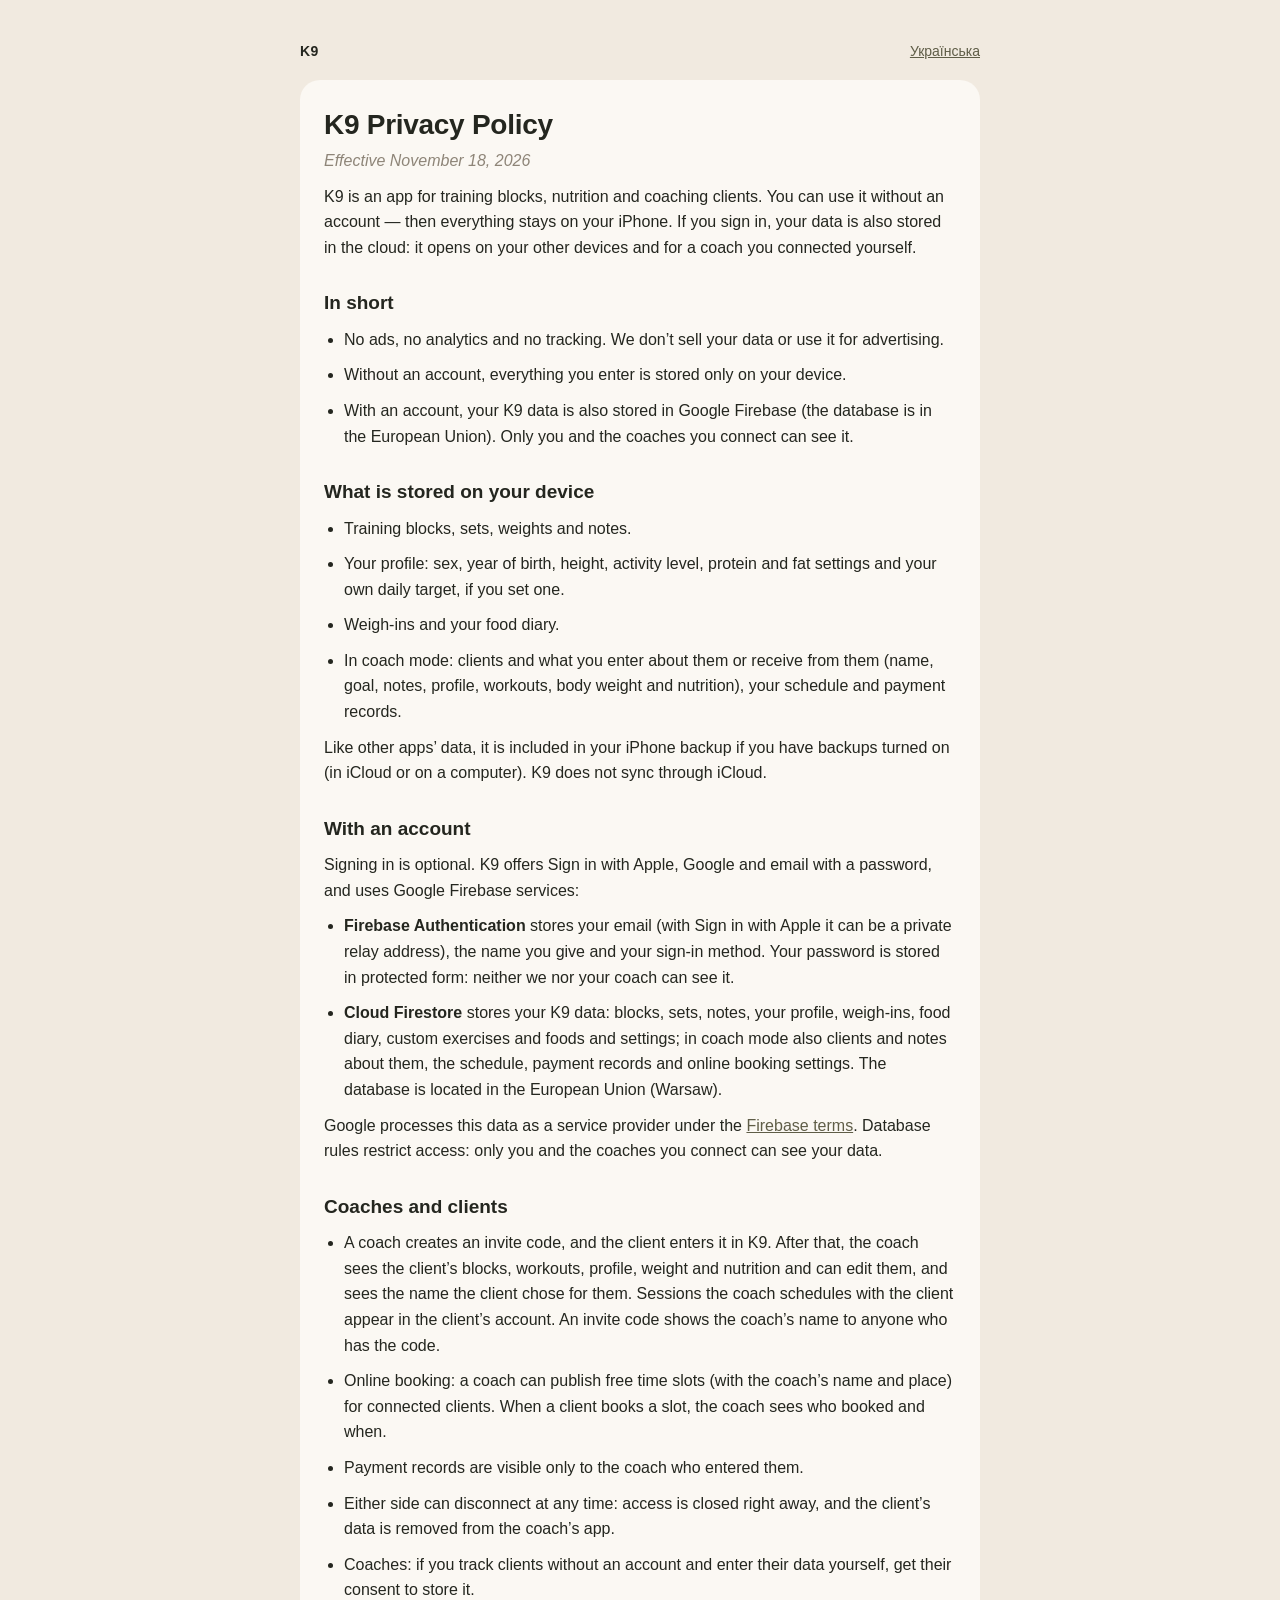
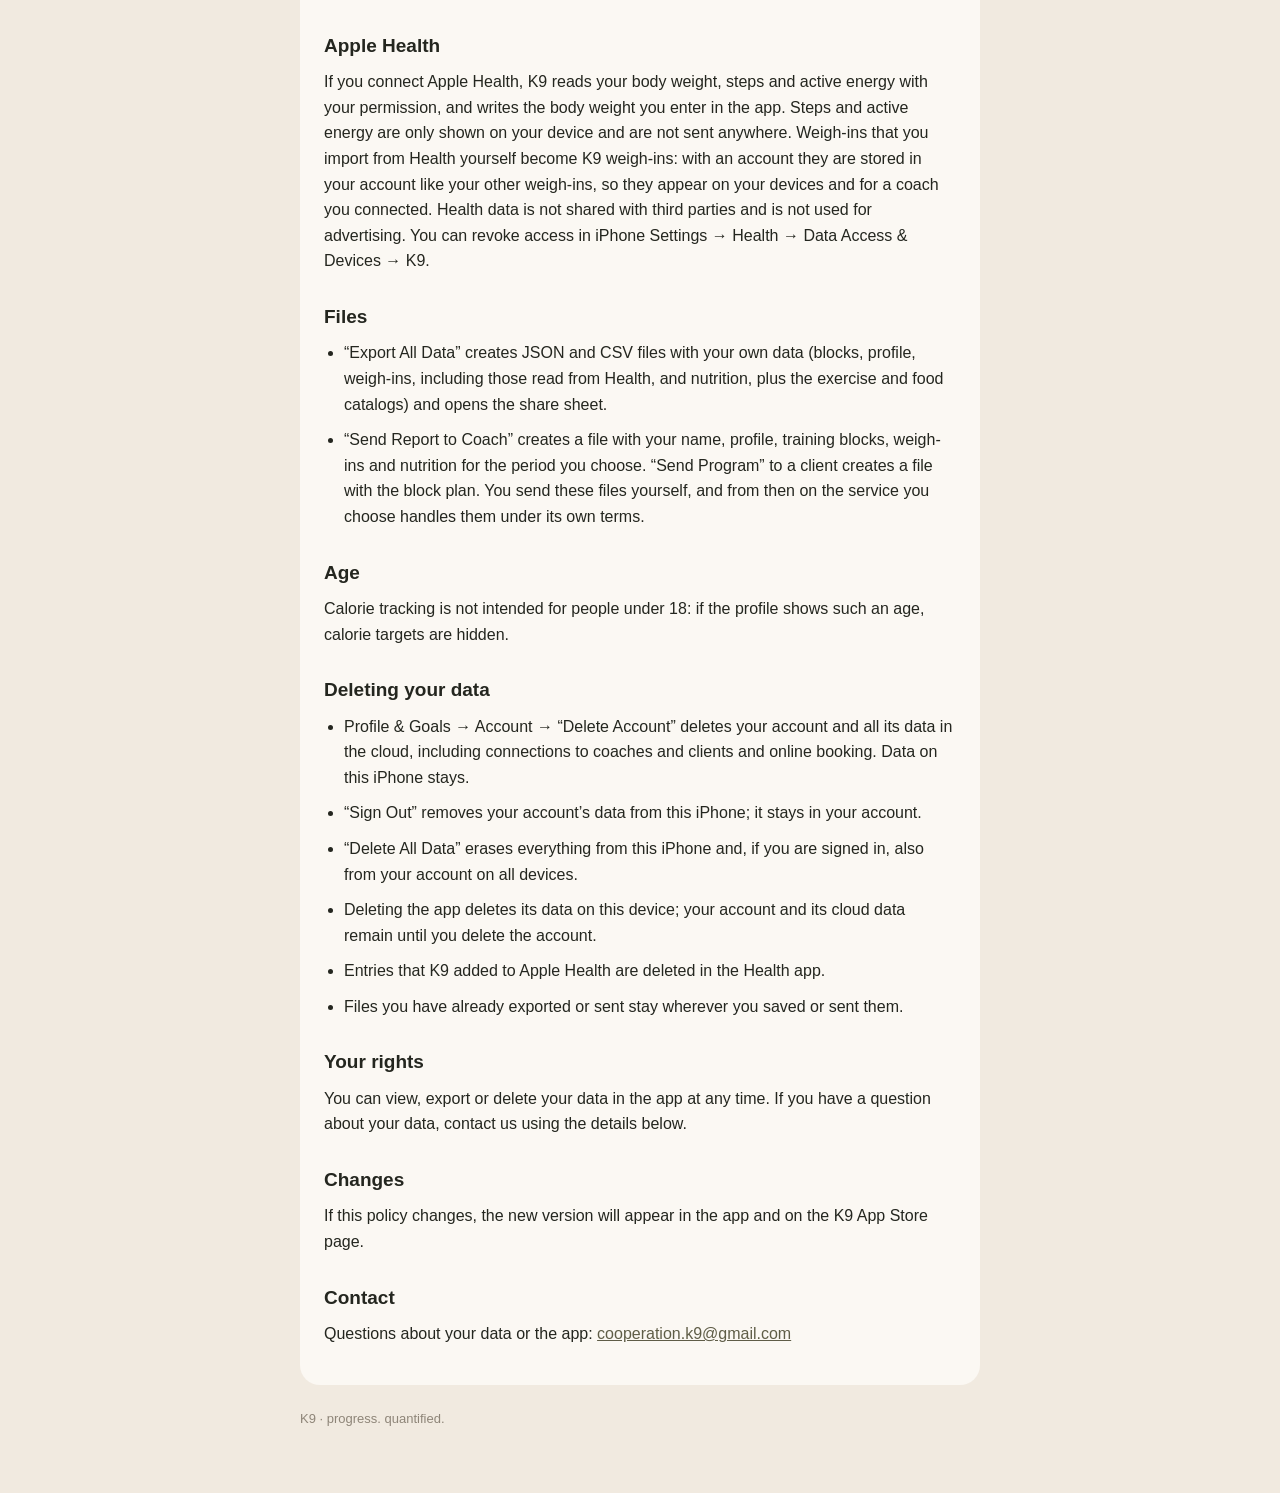
<file: privacy-en.html>
<!doctype html>
<html lang="en">
<head>
<meta charset="utf-8">
<meta name="viewport" content="width=device-width, initial-scale=1">
<title>K9 Privacy Policy</title>
<style>
:root { --bg:#F1EAE0; --card:#FBF8F3; --ink:#24261F; --olive:#5F5D47; --taupe:#8E8578; }
@media (prefers-color-scheme: dark) { :root { --bg:#191A17; --card:#23251F; --ink:#EFE8DD; --olive:#B5B28A; --taupe:#9C9488; } }
* { box-sizing: border-box; }
body { margin:0; background:var(--bg); color:var(--ink); font:16px/1.6 -apple-system, BlinkMacSystemFont, "Segoe UI", Roboto, Helvetica, Arial, sans-serif; }
main { max-width:720px; margin:0 auto; padding:40px 20px 64px; }
.card { background:var(--card); border-radius:20px; padding:28px 24px; }
h1 { font-size:28px; line-height:1.2; margin:0 0 6px; letter-spacing:-0.01em; }
h2 { font-size:19px; margin:28px 0 8px; }
p, li { margin:0 0 10px; }
ul { padding-left:20px; margin:0 0 10px; }
em { color:var(--taupe); }
a { color:var(--olive); }
nav { display:flex; gap:14px; justify-content:space-between; align-items:center; margin-bottom:18px; font-size:14px; }
.brand { font-weight:800; letter-spacing:0.02em; }
footer { margin-top:24px; font-size:13px; color:var(--taupe); }
</style>
</head>
<body>
<main>
<nav><span class="brand">K9</span><a href="privacy-uk.html">Українська</a></nav>
<div class="card">
<h1>K9 Privacy Policy</h1>
<p><em>Effective November 18, 2026</em></p>
<p>K9 is an app for training blocks, nutrition and coaching clients. You can use it without an account — then everything stays on your iPhone. If you sign in, your data is also stored in the cloud: it opens on your other devices and for a coach you connected yourself.</p>
<h2>In short</h2>
<ul>
<li>No ads, no analytics and no tracking. We don’t sell your data or use it for advertising.</li>
<li>Without an account, everything you enter is stored only on your device.</li>
<li>With an account, your K9 data is also stored in Google Firebase (the database is in the European Union). Only you and the coaches you connect can see it.</li>
</ul>
<h2>What is stored on your device</h2>
<ul>
<li>Training blocks, sets, weights and notes.</li>
<li>Your profile: sex, year of birth, height, activity level, protein and fat settings and your own daily target, if you set one.</li>
<li>Weigh-ins and your food diary.</li>
<li>In coach mode: clients and what you enter about them or receive from them (name, goal, notes, profile, workouts, body weight and nutrition), your schedule and payment records.</li>
</ul>
<p>Like other apps’ data, it is included in your iPhone backup if you have backups turned on (in iCloud or on a computer). K9 does not sync through iCloud.</p>
<h2>With an account</h2>
<p>Signing in is optional. K9 offers Sign in with Apple, Google and email with a password, and uses Google Firebase services:</p>
<ul>
<li><strong>Firebase Authentication</strong> stores your email (with Sign in with Apple it can be a private relay address), the name you give and your sign-in method. Your password is stored in protected form: neither we nor your coach can see it.</li>
<li><strong>Cloud Firestore</strong> stores your K9 data: blocks, sets, notes, your profile, weigh-ins, food diary, custom exercises and foods and settings; in coach mode also clients and notes about them, the schedule, payment records and online booking settings. The database is located in the European Union (Warsaw).</li>
</ul>
<p>Google processes this data as a service provider under the <a href="https://firebase.google.com/support/privacy">Firebase terms</a>. Database rules restrict access: only you and the coaches you connect can see your data.</p>
<h2>Coaches and clients</h2>
<ul>
<li>A coach creates an invite code, and the client enters it in K9. After that, the coach sees the client’s blocks, workouts, profile, weight and nutrition and can edit them, and sees the name the client chose for them. Sessions the coach schedules with the client appear in the client’s account. An invite code shows the coach’s name to anyone who has the code.</li>
<li>Online booking: a coach can publish free time slots (with the coach’s name and place) for connected clients. When a client books a slot, the coach sees who booked and when.</li>
<li>Payment records are visible only to the coach who entered them.</li>
<li>Either side can disconnect at any time: access is closed right away, and the client’s data is removed from the coach’s app.</li>
<li>Coaches: if you track clients without an account and enter their data yourself, get their consent to store it.</li>
</ul>
<h2>Apple Health</h2>
<p>If you connect Apple Health, K9 reads your body weight, steps and active energy with your permission, and writes the body weight you enter in the app. Steps and active energy are only shown on your device and are not sent anywhere. Weigh-ins that you import from Health yourself become K9 weigh-ins: with an account they are stored in your account like your other weigh-ins, so they appear on your devices and for a coach you connected. Health data is not shared with third parties and is not used for advertising. You can revoke access in iPhone Settings → Health → Data Access &amp; Devices → K9.</p>
<h2>Files</h2>
<ul>
<li>“Export All Data” creates JSON and CSV files with your own data (blocks, profile, weigh-ins, including those read from Health, and nutrition, plus the exercise and food catalogs) and opens the share sheet.</li>
<li>“Send Report to Coach” creates a file with your name, profile, training blocks, weigh-ins and nutrition for the period you choose. “Send Program” to a client creates a file with the block plan. You send these files yourself, and from then on the service you choose handles them under its own terms.</li>
</ul>
<h2>Age</h2>
<p>Calorie tracking is not intended for people under 18: if the profile shows such an age, calorie targets are hidden.</p>
<h2>Deleting your data</h2>
<ul>
<li>Profile &amp; Goals → Account → “Delete Account” deletes your account and all its data in the cloud, including connections to coaches and clients and online booking. Data on this iPhone stays.</li>
<li>“Sign Out” removes your account’s data from this iPhone; it stays in your account.</li>
<li>“Delete All Data” erases everything from this iPhone and, if you are signed in, also from your account on all devices.</li>
<li>Deleting the app deletes its data on this device; your account and its cloud data remain until you delete the account.</li>
<li>Entries that K9 added to Apple Health are deleted in the Health app.</li>
<li>Files you have already exported or sent stay wherever you saved or sent them.</li>
</ul>
<h2>Your rights</h2>
<p>You can view, export or delete your data in the app at any time. If you have a question about your data, contact us using the details below.</p>
<h2>Changes</h2>
<p>If this policy changes, the new version will appear in the app and on the K9 App Store page.</p>
<h2>Contact</h2>
<p>Questions about your data or the app: <a href="mailto:cooperation.k9@gmail.com">cooperation.k9@gmail.com</a></p>
</div>
<footer>K9 · progress. quantified.</footer>
</main>
</body>
</html>
</file>
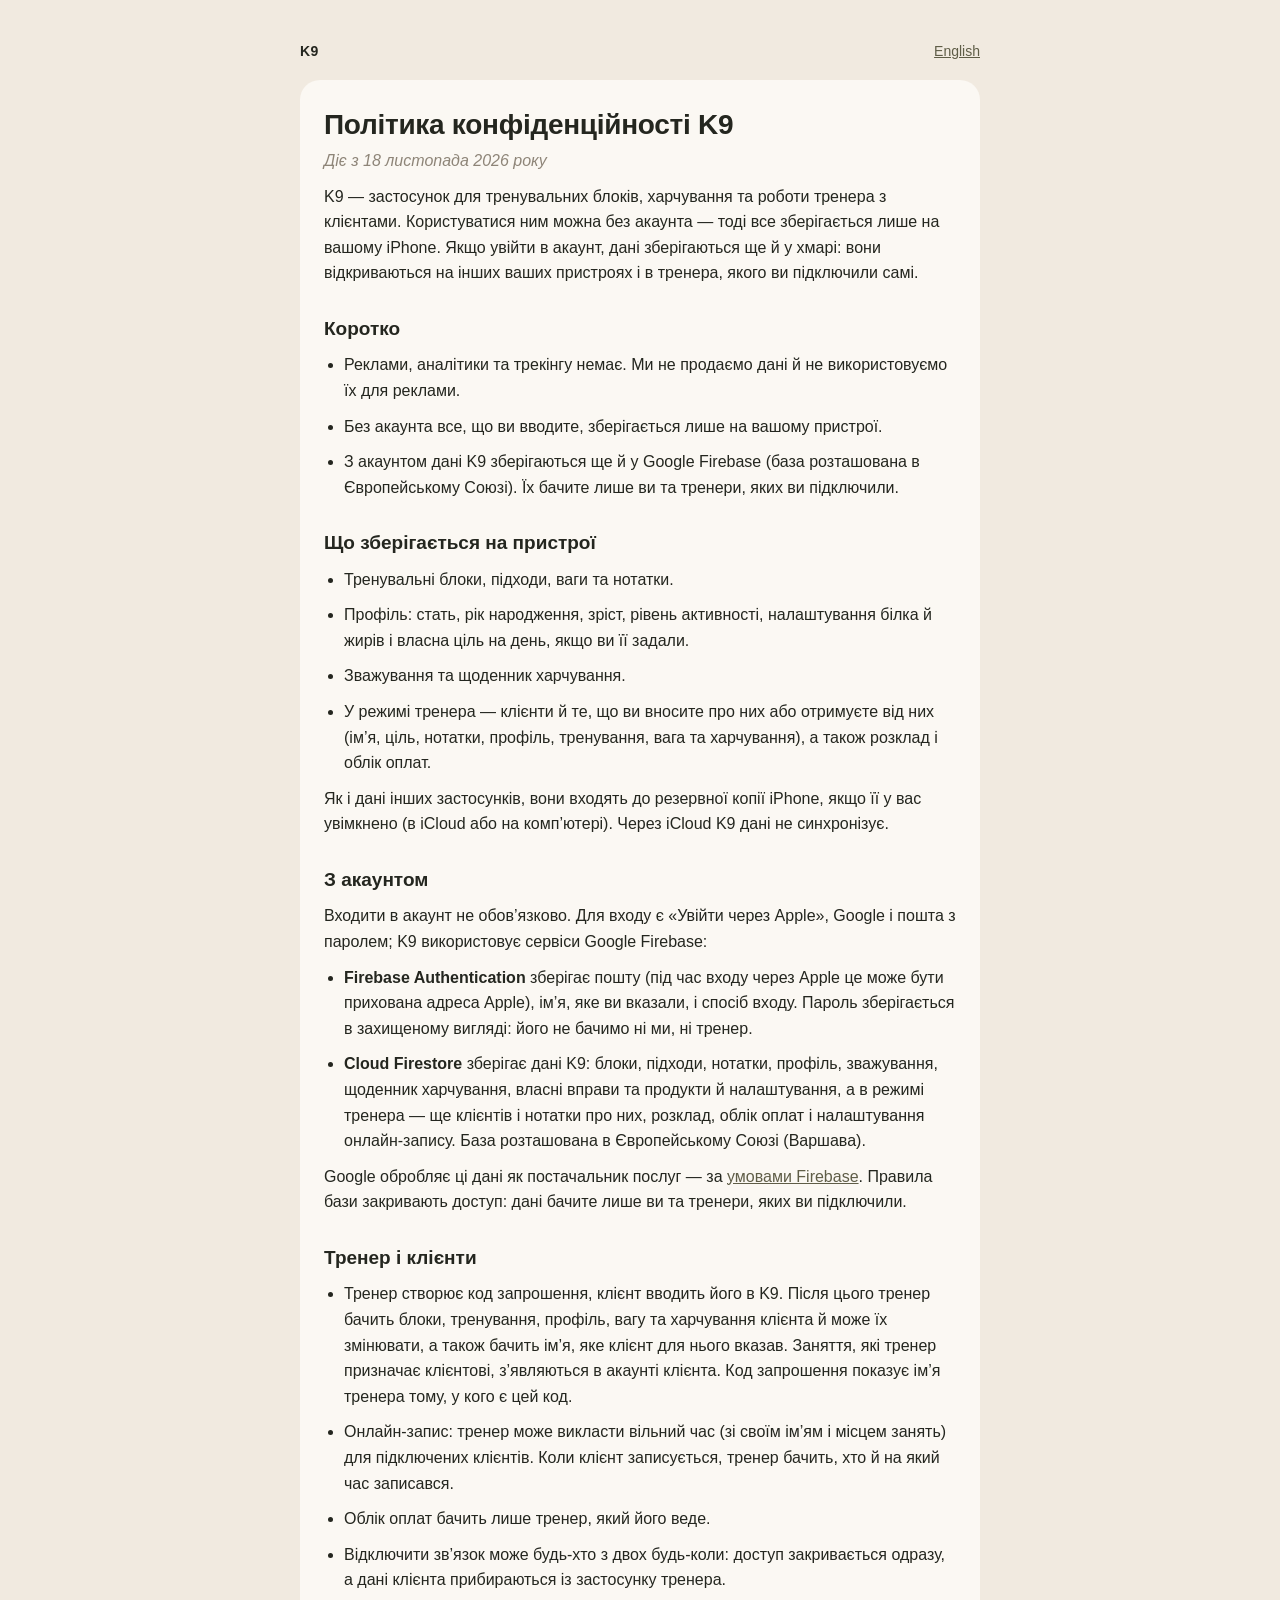
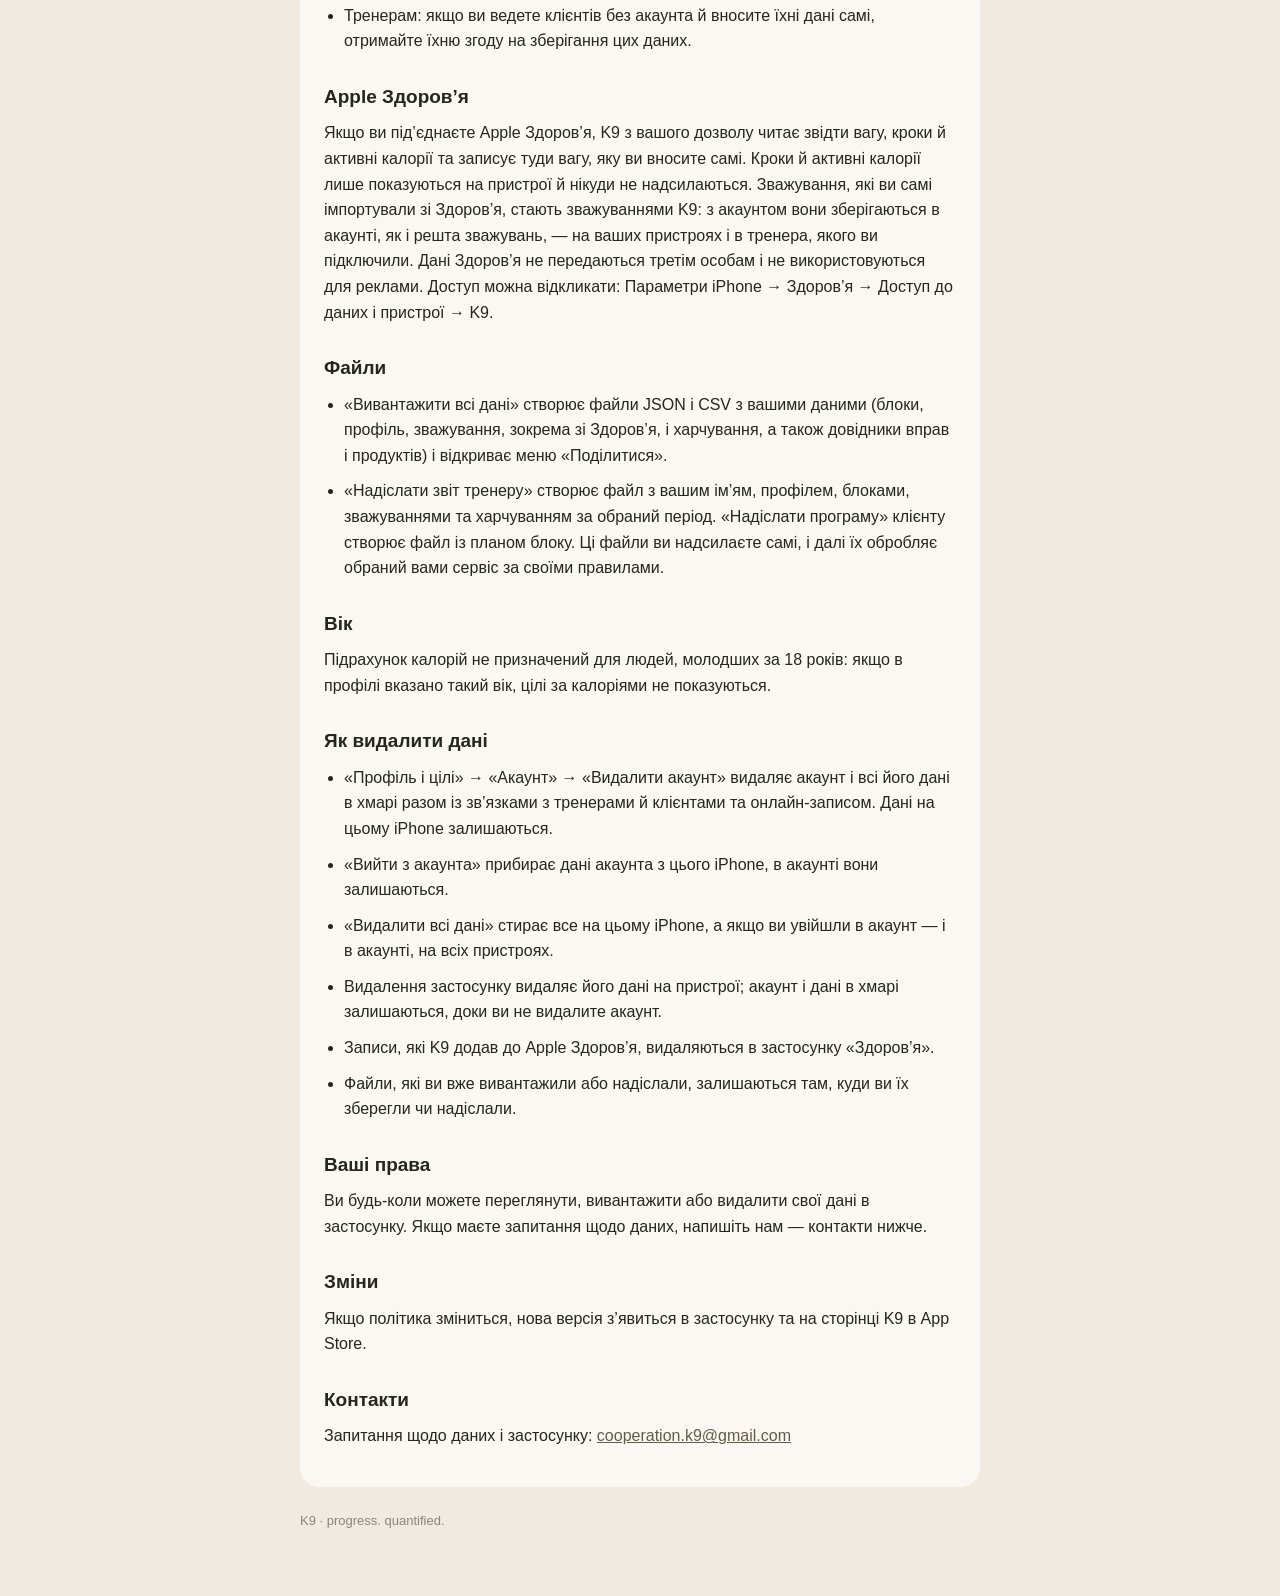
<file: privacy-uk.html>
<!doctype html>
<html lang="uk">
<head>
<meta charset="utf-8">
<meta name="viewport" content="width=device-width, initial-scale=1">
<title>Політика конфіденційності K9</title>
<style>
:root { --bg:#F1EAE0; --card:#FBF8F3; --ink:#24261F; --olive:#5F5D47; --taupe:#8E8578; }
@media (prefers-color-scheme: dark) { :root { --bg:#191A17; --card:#23251F; --ink:#EFE8DD; --olive:#B5B28A; --taupe:#9C9488; } }
* { box-sizing: border-box; }
body { margin:0; background:var(--bg); color:var(--ink); font:16px/1.6 -apple-system, BlinkMacSystemFont, "Segoe UI", Roboto, Helvetica, Arial, sans-serif; }
main { max-width:720px; margin:0 auto; padding:40px 20px 64px; }
.card { background:var(--card); border-radius:20px; padding:28px 24px; }
h1 { font-size:28px; line-height:1.2; margin:0 0 6px; letter-spacing:-0.01em; }
h2 { font-size:19px; margin:28px 0 8px; }
p, li { margin:0 0 10px; }
ul { padding-left:20px; margin:0 0 10px; }
em { color:var(--taupe); }
a { color:var(--olive); }
nav { display:flex; gap:14px; justify-content:space-between; align-items:center; margin-bottom:18px; font-size:14px; }
.brand { font-weight:800; letter-spacing:0.02em; }
footer { margin-top:24px; font-size:13px; color:var(--taupe); }
</style>
</head>
<body>
<main>
<nav><span class="brand">K9</span><a href="privacy-en.html">English</a></nav>
<div class="card">
<h1>Політика конфіденційності K9</h1>
<p><em>Діє з 18 листопада 2026 року</em></p>
<p>K9 — застосунок для тренувальних блоків, харчування та роботи тренера з клієнтами. Користуватися ним можна без акаунта — тоді все зберігається лише на вашому iPhone. Якщо увійти в акаунт, дані зберігаються ще й у хмарі: вони відкриваються на інших ваших пристроях і в тренера, якого ви підключили самі.</p>
<h2>Коротко</h2>
<ul>
<li>Реклами, аналітики та трекінгу немає. Ми не продаємо дані й не використовуємо їх для реклами.</li>
<li>Без акаунта все, що ви вводите, зберігається лише на вашому пристрої.</li>
<li>З акаунтом дані K9 зберігаються ще й у Google Firebase (база розташована в Європейському Союзі). Їх бачите лише ви та тренери, яких ви підключили.</li>
</ul>
<h2>Що зберігається на пристрої</h2>
<ul>
<li>Тренувальні блоки, підходи, ваги та нотатки.</li>
<li>Профіль: стать, рік народження, зріст, рівень активності, налаштування білка й жирів і власна ціль на день, якщо ви її задали.</li>
<li>Зважування та щоденник харчування.</li>
<li>У режимі тренера — клієнти й те, що ви вносите про них або отримуєте від них (ім’я, ціль, нотатки, профіль, тренування, вага та харчування), а також розклад і облік оплат.</li>
</ul>
<p>Як і дані інших застосунків, вони входять до резервної копії iPhone, якщо її у вас увімкнено (в iCloud або на комп’ютері). Через iCloud K9 дані не синхронізує.</p>
<h2>З акаунтом</h2>
<p>Входити в акаунт не обов’язково. Для входу є «Увійти через Apple», Google і пошта з паролем; K9 використовує сервіси Google Firebase:</p>
<ul>
<li><strong>Firebase Authentication</strong> зберігає пошту (під час входу через Apple це може бути прихована адреса Apple), ім’я, яке ви вказали, і спосіб входу. Пароль зберігається в захищеному вигляді: його не бачимо ні ми, ні тренер.</li>
<li><strong>Cloud Firestore</strong> зберігає дані K9: блоки, підходи, нотатки, профіль, зважування, щоденник харчування, власні вправи та продукти й налаштування, а в режимі тренера — ще клієнтів і нотатки про них, розклад, облік оплат і налаштування онлайн-запису. База розташована в Європейському Союзі (Варшава).</li>
</ul>
<p>Google обробляє ці дані як постачальник послуг — за <a href="https://firebase.google.com/support/privacy">умовами Firebase</a>. Правила бази закривають доступ: дані бачите лише ви та тренери, яких ви підключили.</p>
<h2>Тренер і клієнти</h2>
<ul>
<li>Тренер створює код запрошення, клієнт вводить його в K9. Після цього тренер бачить блоки, тренування, профіль, вагу та харчування клієнта й може їх змінювати, а також бачить ім’я, яке клієнт для нього вказав. Заняття, які тренер призначає клієнтові, з’являються в акаунті клієнта. Код запрошення показує ім’я тренера тому, у кого є цей код.</li>
<li>Онлайн-запис: тренер може викласти вільний час (зі своїм ім’ям і місцем занять) для підключених клієнтів. Коли клієнт записується, тренер бачить, хто й на який час записався.</li>
<li>Облік оплат бачить лише тренер, який його веде.</li>
<li>Відключити зв’язок може будь-хто з двох будь-коли: доступ закривається одразу, а дані клієнта прибираються із застосунку тренера.</li>
<li>Тренерам: якщо ви ведете клієнтів без акаунта й вносите їхні дані самі, отримайте їхню згоду на зберігання цих даних.</li>
</ul>
<h2>Apple Здоров’я</h2>
<p>Якщо ви під’єднаєте Apple Здоров’я, K9 з вашого дозволу читає звідти вагу, кроки й активні калорії та записує туди вагу, яку ви вносите самі. Кроки й активні калорії лише показуються на пристрої й нікуди не надсилаються. Зважування, які ви самі імпортували зі Здоров’я, стають зважуваннями K9: з акаунтом вони зберігаються в акаунті, як і решта зважувань, — на ваших пристроях і в тренера, якого ви підключили. Дані Здоров’я не передаються третім особам і не використовуються для реклами. Доступ можна відкликати: Параметри iPhone → Здоров’я → Доступ до даних і пристрої → K9.</p>
<h2>Файли</h2>
<ul>
<li>«Вивантажити всі дані» створює файли JSON і CSV з вашими даними (блоки, профіль, зважування, зокрема зі Здоров’я, і харчування, а також довідники вправ і продуктів) і відкриває меню «Поділитися».</li>
<li>«Надіслати звіт тренеру» створює файл з вашим ім’ям, профілем, блоками, зважуваннями та харчуванням за обраний період. «Надіслати програму» клієнту створює файл із планом блоку. Ці файли ви надсилаєте самі, і далі їх обробляє обраний вами сервіс за своїми правилами.</li>
</ul>
<h2>Вік</h2>
<p>Підрахунок калорій не призначений для людей, молодших за 18 років: якщо в профілі вказано такий вік, цілі за калоріями не показуються.</p>
<h2>Як видалити дані</h2>
<ul>
<li>«Профіль і цілі» → «Акаунт» → «Видалити акаунт» видаляє акаунт і всі його дані в хмарі разом із зв’язками з тренерами й клієнтами та онлайн-записом. Дані на цьому iPhone залишаються.</li>
<li>«Вийти з акаунта» прибирає дані акаунта з цього iPhone, в акаунті вони залишаються.</li>
<li>«Видалити всі дані» стирає все на цьому iPhone, а якщо ви увійшли в акаунт — і в акаунті, на всіх пристроях.</li>
<li>Видалення застосунку видаляє його дані на пристрої; акаунт і дані в хмарі залишаються, доки ви не видалите акаунт.</li>
<li>Записи, які K9 додав до Apple Здоров’я, видаляються в застосунку «Здоров’я».</li>
<li>Файли, які ви вже вивантажили або надіслали, залишаються там, куди ви їх зберегли чи надіслали.</li>
</ul>
<h2>Ваші права</h2>
<p>Ви будь-коли можете переглянути, вивантажити або видалити свої дані в застосунку. Якщо маєте запитання щодо даних, напишіть нам — контакти нижче.</p>
<h2>Зміни</h2>
<p>Якщо політика зміниться, нова версія з’явиться в застосунку та на сторінці K9 в App Store.</p>
<h2>Контакти</h2>
<p>Запитання щодо даних і застосунку: <a href="mailto:cooperation.k9@gmail.com">cooperation.k9@gmail.com</a></p>
</div>
<footer>K9 · progress. quantified.</footer>
</main>
</body>
</html>
</file>
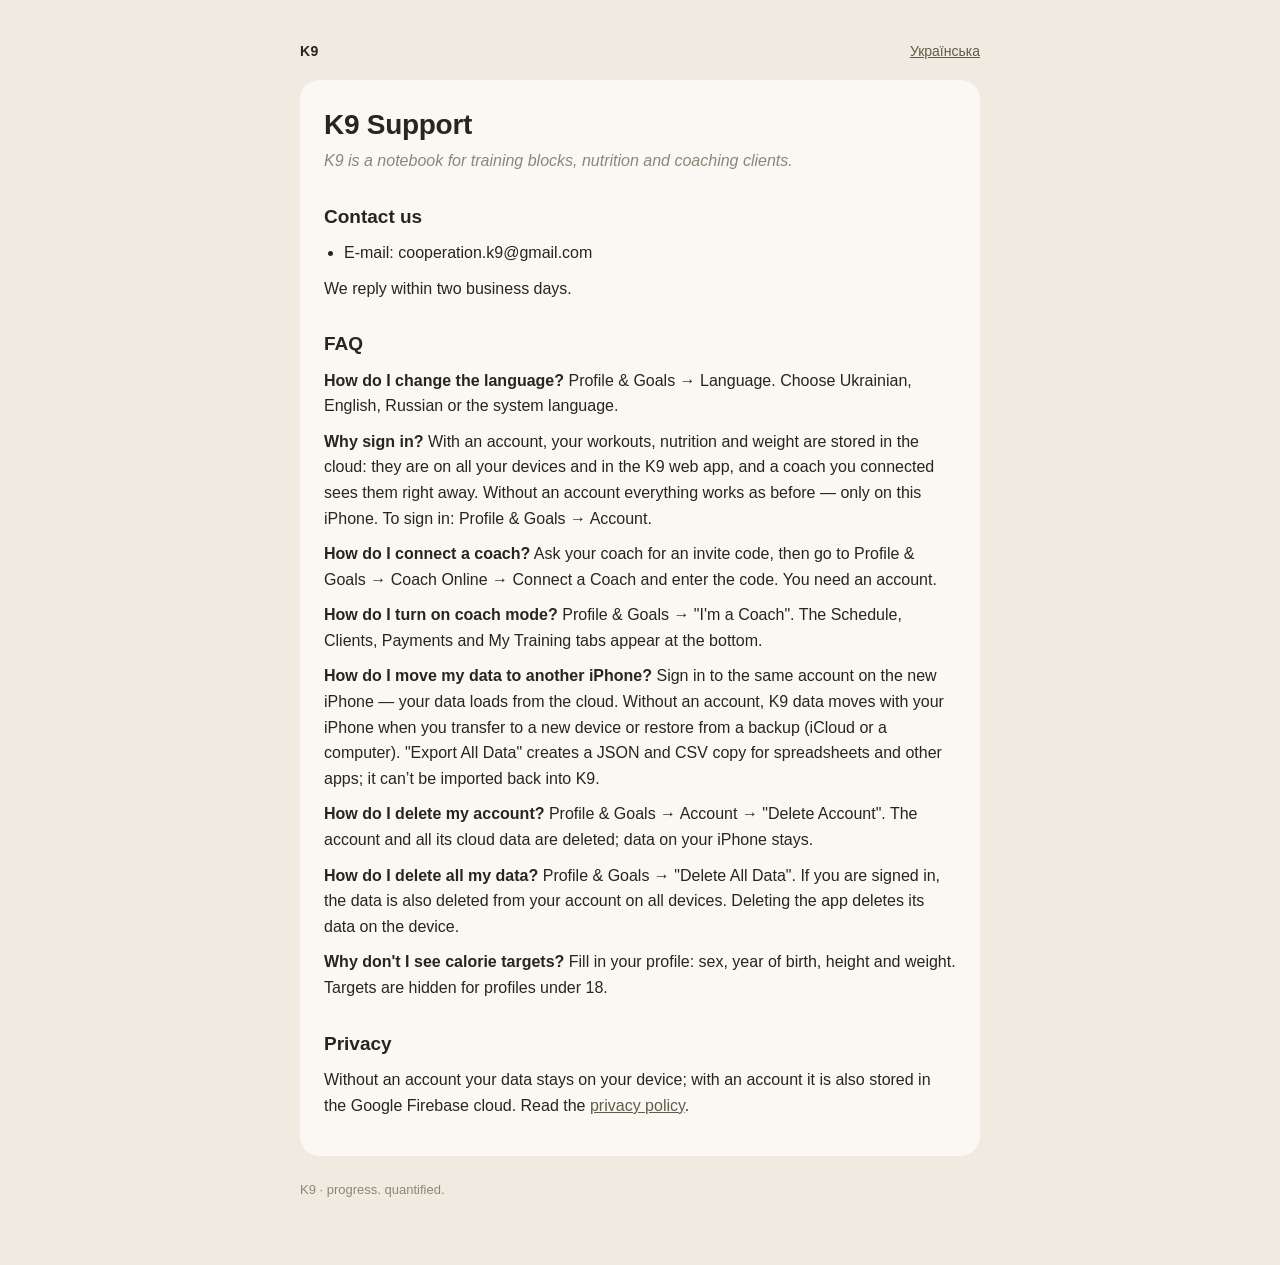
<file: support-en.html>
<!doctype html>
<html lang="en">
<head>
<meta charset="utf-8">
<meta name="viewport" content="width=device-width, initial-scale=1">
<title>K9 Support</title>
<style>
:root { --bg:#F1EAE0; --card:#FBF8F3; --ink:#24261F; --olive:#5F5D47; --taupe:#8E8578; }
@media (prefers-color-scheme: dark) { :root { --bg:#191A17; --card:#23251F; --ink:#EFE8DD; --olive:#B5B28A; --taupe:#9C9488; } }
* { box-sizing: border-box; }
body { margin:0; background:var(--bg); color:var(--ink); font:16px/1.6 -apple-system, BlinkMacSystemFont, "Segoe UI", Roboto, Helvetica, Arial, sans-serif; }
main { max-width:720px; margin:0 auto; padding:40px 20px 64px; }
.card { background:var(--card); border-radius:20px; padding:28px 24px; }
h1 { font-size:28px; line-height:1.2; margin:0 0 6px; letter-spacing:-0.01em; }
h2 { font-size:19px; margin:28px 0 8px; }
p, li { margin:0 0 10px; }
ul { padding-left:20px; margin:0 0 10px; }
em { color:var(--taupe); }
a { color:var(--olive); }
nav { display:flex; gap:14px; justify-content:space-between; align-items:center; margin-bottom:18px; font-size:14px; }
.brand { font-weight:800; letter-spacing:0.02em; }
footer { margin-top:24px; font-size:13px; color:var(--taupe); }
</style>
</head>
<body>
<main>
<nav><span class="brand">K9</span><a href="support-uk.html">Українська</a></nav>
<div class="card">
<h1>K9 Support</h1>
<p><em>K9 is a notebook for training blocks, nutrition and coaching clients.</em></p>
<h2>Contact us</h2>
<ul>
<li>E-mail: cooperation.k9@gmail.com</li>
</ul>
<p>We reply within two business days.</p>
<h2>FAQ</h2>
<p><strong>How do I change the language?</strong> Profile &amp; Goals → Language. Choose Ukrainian, English, Russian or the system language.</p>
<p><strong>Why sign in?</strong> With an account, your workouts, nutrition and weight are stored in the cloud: they are on all your devices and in the K9 web app, and a coach you connected sees them right away. Without an account everything works as before — only on this iPhone. To sign in: Profile &amp; Goals → Account.</p>
<p><strong>How do I connect a coach?</strong> Ask your coach for an invite code, then go to Profile &amp; Goals → Coach Online → Connect a Coach and enter the code. You need an account.</p>
<p><strong>How do I turn on coach mode?</strong> Profile &amp; Goals → &quot;I&#x27;m a Coach&quot;. The Schedule, Clients, Payments and My Training tabs appear at the bottom.</p>
<p><strong>How do I move my data to another iPhone?</strong> Sign in to the same account on the new iPhone — your data loads from the cloud. Without an account, K9 data moves with your iPhone when you transfer to a new device or restore from a backup (iCloud or a computer). &quot;Export All Data&quot; creates a JSON and CSV copy for spreadsheets and other apps; it can’t be imported back into K9.</p>
<p><strong>How do I delete my account?</strong> Profile &amp; Goals → Account → &quot;Delete Account&quot;. The account and all its cloud data are deleted; data on your iPhone stays.</p>
<p><strong>How do I delete all my data?</strong> Profile &amp; Goals → &quot;Delete All Data&quot;. If you are signed in, the data is also deleted from your account on all devices. Deleting the app deletes its data on the device.</p>
<p><strong>Why don&#x27;t I see calorie targets?</strong> Fill in your profile: sex, year of birth, height and weight. Targets are hidden for profiles under 18.</p>
<h2>Privacy</h2>
<p>Without an account your data stays on your device; with an account it is also stored in the Google Firebase cloud. Read the <a href="privacy-en.html">privacy policy</a>.</p>
</div>
<footer>K9 · progress. quantified.</footer>
</main>
</body>
</html>
</file>
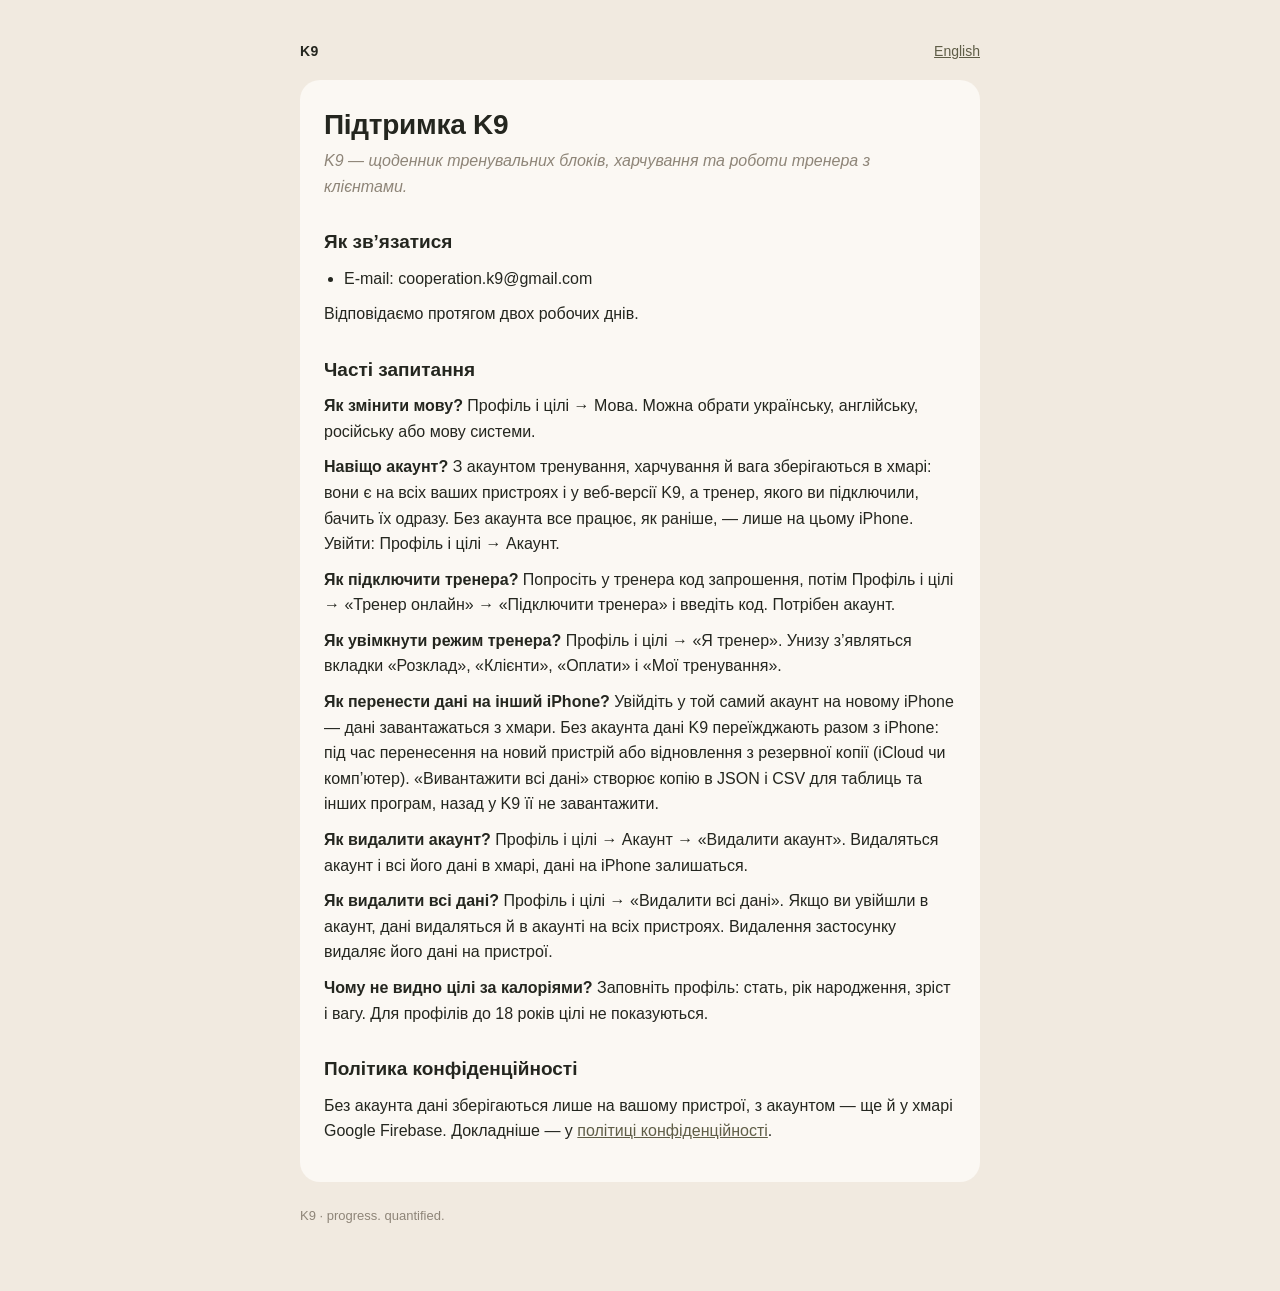
<file: support-uk.html>
<!doctype html>
<html lang="uk">
<head>
<meta charset="utf-8">
<meta name="viewport" content="width=device-width, initial-scale=1">
<title>Підтримка K9</title>
<style>
:root { --bg:#F1EAE0; --card:#FBF8F3; --ink:#24261F; --olive:#5F5D47; --taupe:#8E8578; }
@media (prefers-color-scheme: dark) { :root { --bg:#191A17; --card:#23251F; --ink:#EFE8DD; --olive:#B5B28A; --taupe:#9C9488; } }
* { box-sizing: border-box; }
body { margin:0; background:var(--bg); color:var(--ink); font:16px/1.6 -apple-system, BlinkMacSystemFont, "Segoe UI", Roboto, Helvetica, Arial, sans-serif; }
main { max-width:720px; margin:0 auto; padding:40px 20px 64px; }
.card { background:var(--card); border-radius:20px; padding:28px 24px; }
h1 { font-size:28px; line-height:1.2; margin:0 0 6px; letter-spacing:-0.01em; }
h2 { font-size:19px; margin:28px 0 8px; }
p, li { margin:0 0 10px; }
ul { padding-left:20px; margin:0 0 10px; }
em { color:var(--taupe); }
a { color:var(--olive); }
nav { display:flex; gap:14px; justify-content:space-between; align-items:center; margin-bottom:18px; font-size:14px; }
.brand { font-weight:800; letter-spacing:0.02em; }
footer { margin-top:24px; font-size:13px; color:var(--taupe); }
</style>
</head>
<body>
<main>
<nav><span class="brand">K9</span><a href="support-en.html">English</a></nav>
<div class="card">
<h1>Підтримка K9</h1>
<p><em>K9 — щоденник тренувальних блоків, харчування та роботи тренера з клієнтами.</em></p>
<h2>Як зв’язатися</h2>
<ul>
<li>E-mail: cooperation.k9@gmail.com</li>
</ul>
<p>Відповідаємо протягом двох робочих днів.</p>
<h2>Часті запитання</h2>
<p><strong>Як змінити мову?</strong> Профіль і цілі → Мова. Можна обрати українську, англійську, російську або мову системи.</p>
<p><strong>Навіщо акаунт?</strong> З акаунтом тренування, харчування й вага зберігаються в хмарі: вони є на всіх ваших пристроях і у веб-версії K9, а тренер, якого ви підключили, бачить їх одразу. Без акаунта все працює, як раніше, — лише на цьому iPhone. Увійти: Профіль і цілі → Акаунт.</p>
<p><strong>Як підключити тренера?</strong> Попросіть у тренера код запрошення, потім Профіль і цілі → «Тренер онлайн» → «Підключити тренера» і введіть код. Потрібен акаунт.</p>
<p><strong>Як увімкнути режим тренера?</strong> Профіль і цілі → «Я тренер». Унизу з’являться вкладки «Розклад», «Клієнти», «Оплати» і «Мої тренування».</p>
<p><strong>Як перенести дані на інший iPhone?</strong> Увійдіть у той самий акаунт на новому iPhone — дані завантажаться з хмари. Без акаунта дані K9 переїжджають разом з iPhone: під час перенесення на новий пристрій або відновлення з резервної копії (iCloud чи комп’ютер). «Вивантажити всі дані» створює копію в JSON і CSV для таблиць та інших програм, назад у K9 її не завантажити.</p>
<p><strong>Як видалити акаунт?</strong> Профіль і цілі → Акаунт → «Видалити акаунт». Видаляться акаунт і всі його дані в хмарі, дані на iPhone залишаться.</p>
<p><strong>Як видалити всі дані?</strong> Профіль і цілі → «Видалити всі дані». Якщо ви увійшли в акаунт, дані видаляться й в акаунті на всіх пристроях. Видалення застосунку видаляє його дані на пристрої.</p>
<p><strong>Чому не видно цілі за калоріями?</strong> Заповніть профіль: стать, рік народження, зріст і вагу. Для профілів до 18 років цілі не показуються.</p>
<h2>Політика конфіденційності</h2>
<p>Без акаунта дані зберігаються лише на вашому пристрої, з акаунтом — ще й у хмарі Google Firebase. Докладніше — у <a href="privacy-uk.html">політиці конфіденційності</a>.</p>
</div>
<footer>K9 · progress. quantified.</footer>
</main>
</body>
</html>
</file>
